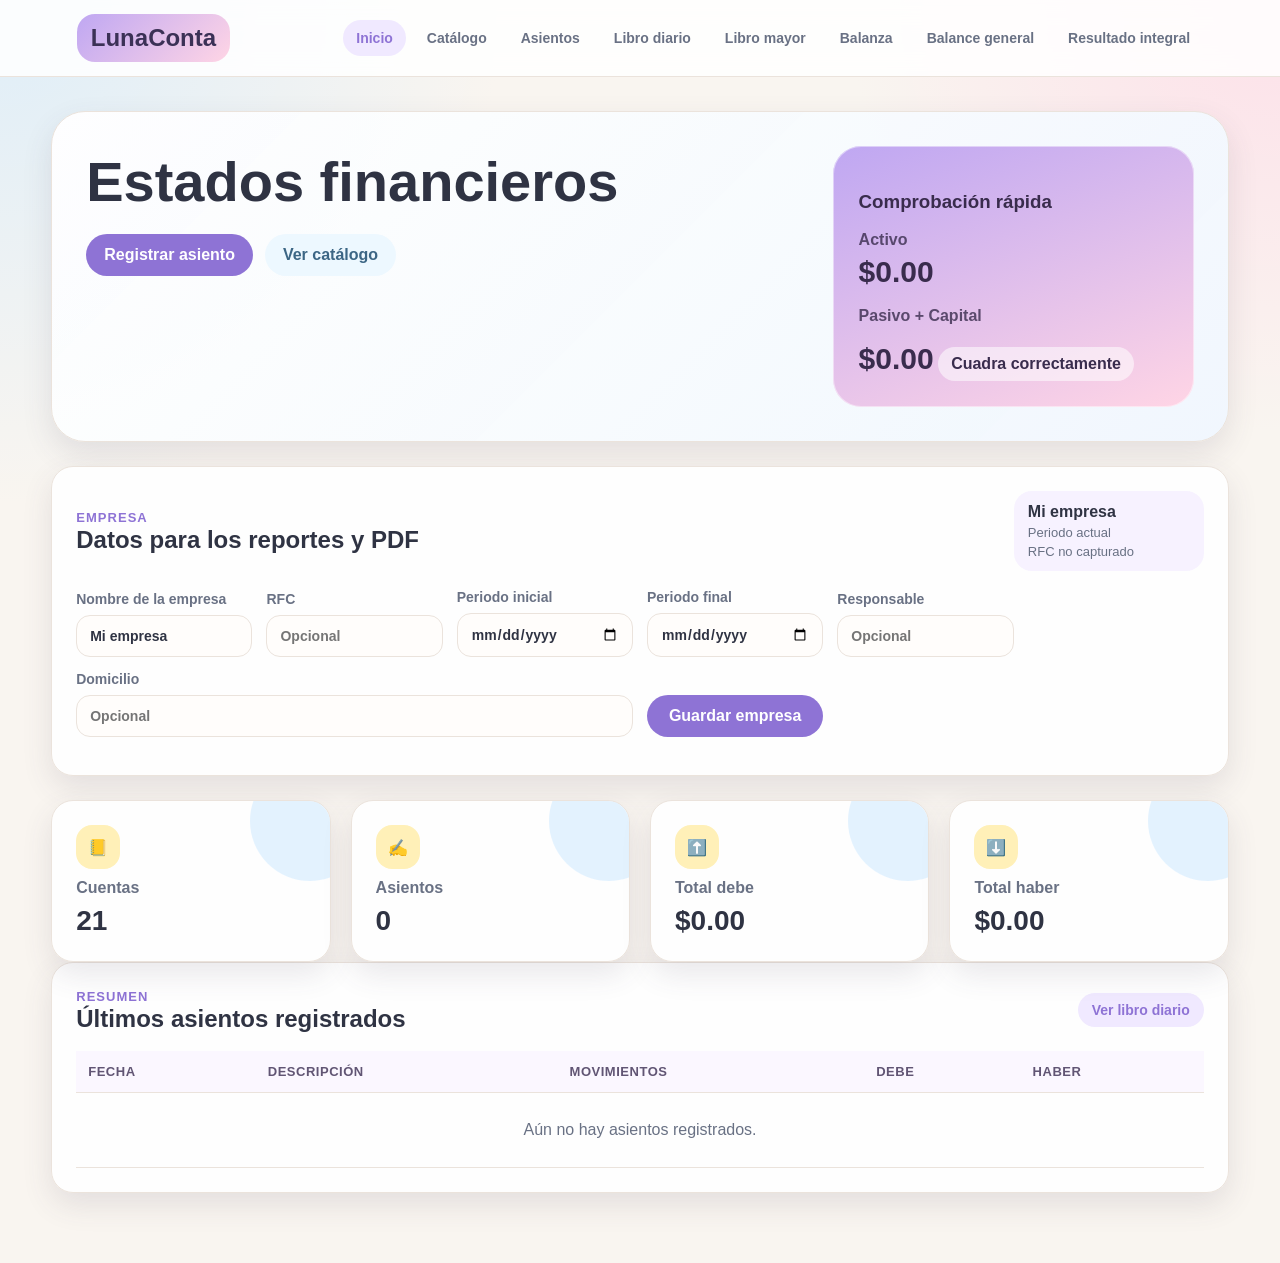
<file: index.html>
<!DOCTYPE html>
<html lang="es">
<head>
  <meta charset="UTF-8">
  <meta name="viewport" content="width=device-width, initial-scale=1.0">
  <title>Inicio | Estados financieros</title>
  <link rel="stylesheet" href="styles.css">
</head>
<body data-page="inicio">
  <header class="topbar">
    <a class="logo" href="index.html">LunaConta</a>
    <button class="menu-btn" id="menuBtn">☰</button>
    <nav class="menu" id="menu">
      <a href="index.html" data-link="inicio">Inicio</a>
      <a href="catalogo.html" data-link="catalogo">Catálogo</a>
      <a href="transacciones.html" data-link="transacciones">Asientos</a>
      <a href="diario.html" data-link="diario">Libro diario</a>
      <a href="mayor.html" data-link="mayor">Libro mayor</a>
      <a href="balanza.html" data-link="balanza">Balanza</a>
      <a href="balance.html" data-link="balance">Balance general</a>
      <a href="estados.html" data-link="estados">Resultado integral</a>
    </nav>
  </header>

  <main class="container">
    <section class="hero">
      <div>
        <h1>Estados financieros</h1>
        <div class="hero-actions">
          <a class="btn primary" href="transacciones.html">Registrar asiento</a>
          <a class="btn secondary" href="catalogo.html">Ver catálogo</a>
        </div>
      </div>
      <div class="hero-card">
        <h3>Comprobación rápida</h3>
        <p>Activo</p>
        <strong id="inicioActivo">$0.00</strong>
        <p>Pasivo + Capital</p>
        <strong id="inicioPasivoCapital">$0.00</strong>
        <span id="inicioMensaje" class="pill">Sin datos</span>
      </div>
    </section>

    <section class="card company-card">
      <div class="section-title">
        <div>
          <p class="tag">Empresa</p>
          <h2>Datos para los reportes y PDF</h2>
        </div>
        <div id="empresaVista" class="company-preview"></div>
      </div>

      <form id="formEmpresa" class="form-grid empresa-grid">
        <label>
          Nombre de la empresa
          <input type="text" id="empresaNombre" placeholder="Ejemplo: El Sol S.A." required>
        </label>
        <label>
          RFC
          <input type="text" id="empresaRfc" placeholder="Opcional">
        </label>
        <label>
          Periodo inicial
          <input type="date" id="empresaPeriodoInicio">
        </label>
        <label>
          Periodo final
          <input type="date" id="empresaPeriodoFin">
        </label>
        <label>
          Responsable
          <input type="text" id="empresaResponsable" placeholder="Opcional">
        </label>
        <label class="wide-field">
          Domicilio
          <input type="text" id="empresaDomicilio" placeholder="Opcional">
        </label>
        <button class="btn primary" type="submit">Guardar empresa</button>
      </form>
      <p id="mensajeEmpresa" class="mensaje"></p>
    </section>

    <section class="grid cards-4">
      <article class="card mini-card">
        <span class="icon">📒</span>
        <p>Cuentas</p>
        <h2 id="totalCuentas">0</h2>
      </article>
      <article class="card mini-card">
        <span class="icon">✍️</span>
        <p>Asientos</p>
        <h2 id="totalAsientos">0</h2>
      </article>
      <article class="card mini-card">
        <span class="icon">⬆️</span>
        <p>Total debe</p>
        <h2 id="totalDebe">$0.00</h2>
      </article>
      <article class="card mini-card">
        <span class="icon">⬇️</span>
        <p>Total haber</p>
        <h2 id="totalHaber">$0.00</h2>
      </article>
    </section>

    <section class="card">
      <div class="section-title">
        <div>
          <p class="tag">Resumen</p>
          <h2>Últimos asientos registrados</h2>
        </div>
        <a class="btn small" href="diario.html">Ver libro diario</a>
      </div>
      <div class="table-wrap">
        <table>
          <thead>
            <tr>
              <th>Fecha</th>
              <th>Descripción</th>
              <th>Movimientos</th>
              <th>Debe</th>
              <th>Haber</th>
            </tr>
          </thead>
          <tbody id="tablaInicio"></tbody>
        </table>
      </div>
    </section>
  </main>

  <script src="shared.js"></script>
</body>
</html>
</file>
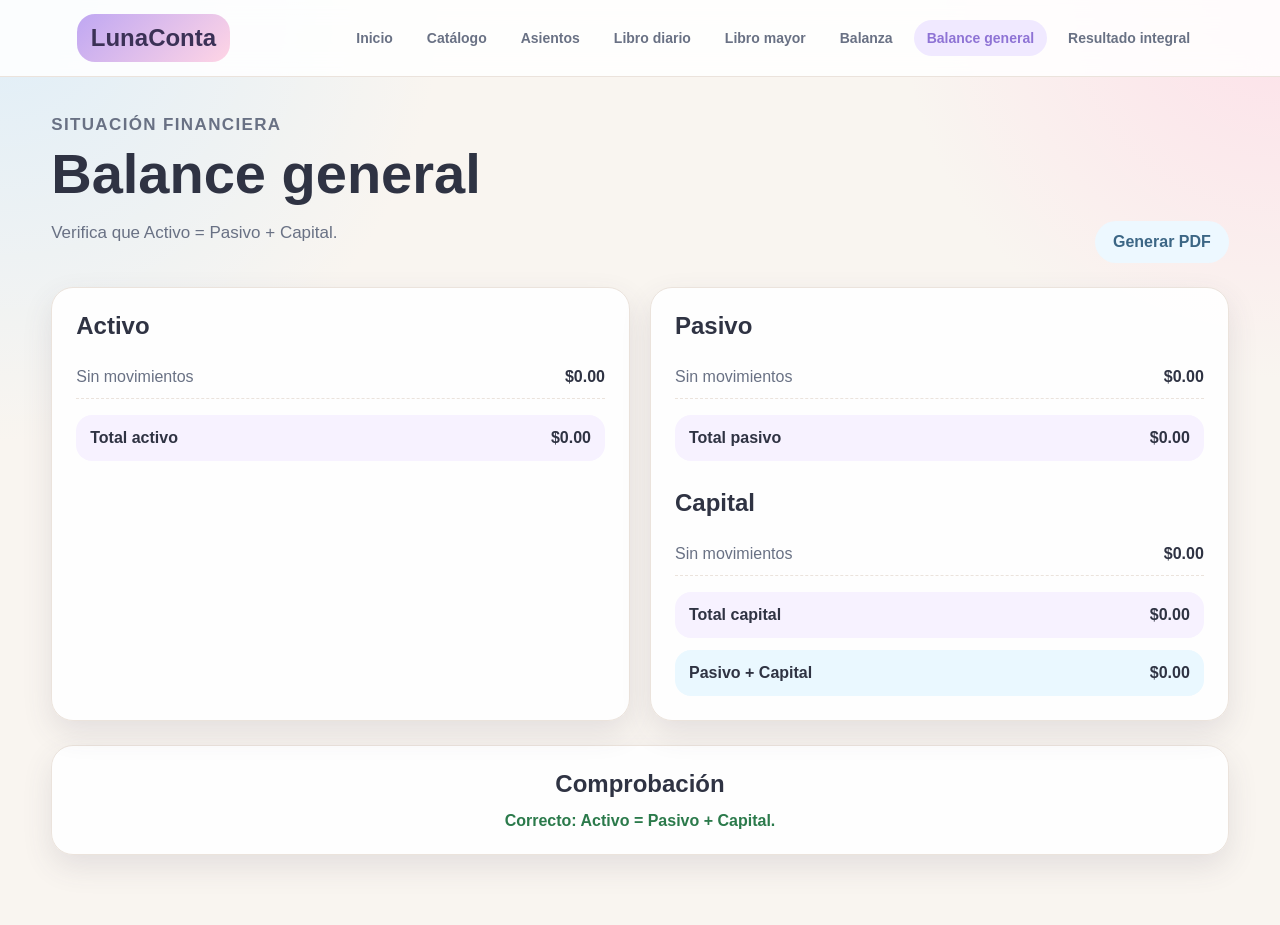
<file: balance.html>
<!DOCTYPE html>
<html lang="es">
<head>
  <meta charset="UTF-8">
  <meta name="viewport" content="width=device-width, initial-scale=1.0">
  <title>Balance general</title>
  <link rel="stylesheet" href="styles.css">
</head>
<body data-page="balance">
  <header class="topbar">
    <a class="logo" href="index.html">LunaConta</a>
    <button class="menu-btn" id="menuBtn">☰</button>
    <nav class="menu" id="menu">
      <a href="index.html" data-link="inicio">Inicio</a>
      <a href="catalogo.html" data-link="catalogo">Catálogo</a>
      <a href="transacciones.html" data-link="transacciones">Asientos</a>
      <a href="diario.html" data-link="diario">Libro diario</a>
      <a href="mayor.html" data-link="mayor">Libro mayor</a>
      <a href="balanza.html" data-link="balanza">Balanza</a>
      <a href="balance.html" data-link="balance">Balance general</a>
      <a href="estados.html" data-link="estados">Resultado integral</a>
    </nav>
  </header>

  <main class="container">
    <section class="page-head">
      <div>
        <p class="tag">Situación financiera</p>
        <h1>Balance general</h1>
        <p>Verifica que Activo = Pasivo + Capital.</p>
      </div>
      <button class="btn secondary" onclick="generarPDF('balance')">Generar PDF</button>
    </section>

    <section class="grid two-columns">
      <article class="card">
        <h2>Activo</h2>
        <div id="listaActivo" class="report-list"></div>
        <div class="total-line"><span>Total activo</span><strong id="totalActivo">$0.00</strong></div>
      </article>
      <article class="card">
        <h2>Pasivo</h2>
        <div id="listaPasivo" class="report-list"></div>
        <div class="total-line"><span>Total pasivo</span><strong id="totalPasivo">$0.00</strong></div>
        <h2 class="mt">Capital</h2>
        <div id="listaCapital" class="report-list"></div>
        <div class="total-line"><span>Total capital</span><strong id="totalCapital">$0.00</strong></div>
        <div class="total-line grand"><span>Pasivo + Capital</span><strong id="totalPasivoCapital">$0.00</strong></div>
      </article>
    </section>

    <section class="card balance-check">
      <h2>Comprobación</h2>
      <p id="mensajeBalance" class="mensaje"></p>
    </section>
  </main>

  <script src="shared.js"></script>
</body>
</html>
</file>
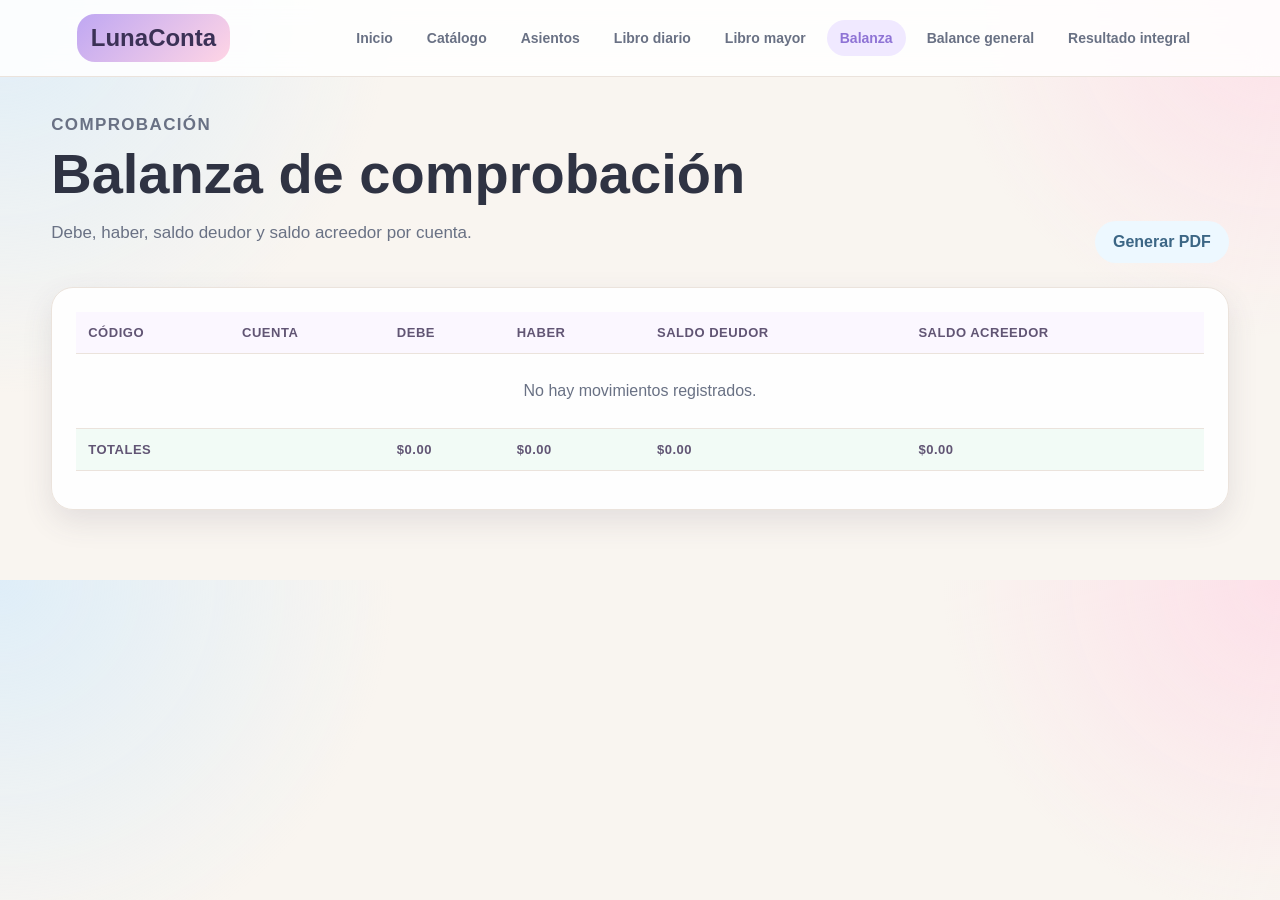
<file: balanza.html>
<!DOCTYPE html>
<html lang="es">
<head>
  <meta charset="UTF-8">
  <meta name="viewport" content="width=device-width, initial-scale=1.0">
  <title>Balanza de comprobación</title>
  <link rel="stylesheet" href="styles.css">
</head>
<body data-page="balanza">
  <header class="topbar">
    <a class="logo" href="index.html">LunaConta</a>
    <button class="menu-btn" id="menuBtn">☰</button>
    <nav class="menu" id="menu">
      <a href="index.html" data-link="inicio">Inicio</a>
      <a href="catalogo.html" data-link="catalogo">Catálogo</a>
      <a href="transacciones.html" data-link="transacciones">Asientos</a>
      <a href="diario.html" data-link="diario">Libro diario</a>
      <a href="mayor.html" data-link="mayor">Libro mayor</a>
      <a href="balanza.html" data-link="balanza">Balanza</a>
      <a href="balance.html" data-link="balance">Balance general</a>
      <a href="estados.html" data-link="estados">Resultado integral</a>
    </nav>
  </header>

  <main class="container">
    <section class="page-head">
      <div>
        <p class="tag">Comprobación</p>
        <h1>Balanza de comprobación</h1>
        <p>Debe, haber, saldo deudor y saldo acreedor por cuenta.</p>
      </div>
      <button class="btn secondary" onclick="generarPDF('balanza')">Generar PDF</button>
    </section>

    <section class="card">
      <div class="table-wrap">
        <table>
          <thead>
            <tr>
              <th>Código</th>
              <th>Cuenta</th>
              <th>Debe</th>
              <th>Haber</th>
              <th>Saldo deudor</th>
              <th>Saldo acreedor</th>
            </tr>
          </thead>
          <tbody id="tablaBalanza"></tbody>
          <tfoot>
            <tr>
              <th colspan="2">Totales</th>
              <th id="balanzaDebe">$0.00</th>
              <th id="balanzaHaber">$0.00</th>
              <th id="balanzaSaldoDeudor">$0.00</th>
              <th id="balanzaSaldoAcreedor">$0.00</th>
            </tr>
          </tfoot>
        </table>
      </div>
      <p id="mensajeBalanza" class="mensaje"></p>
    </section>
  </main>

  <script src="shared.js"></script>
</body>
</html>
</file>
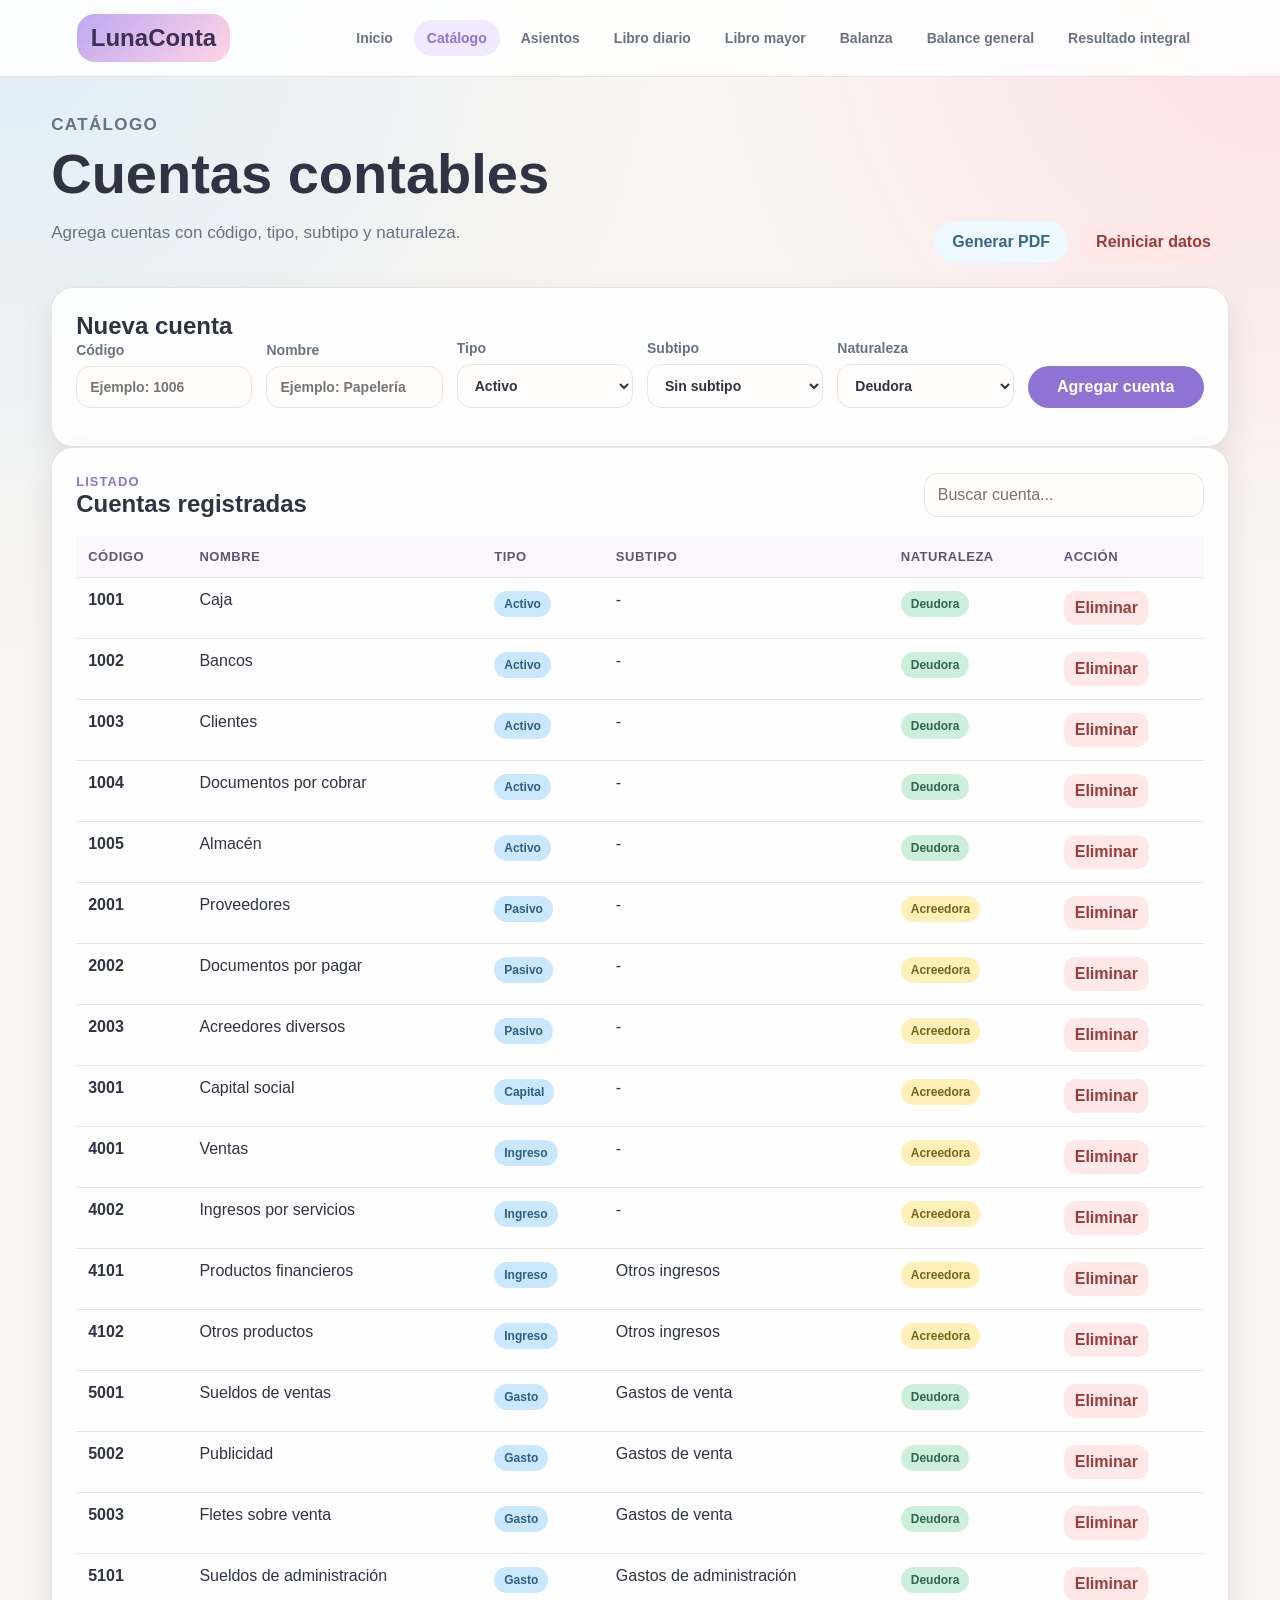
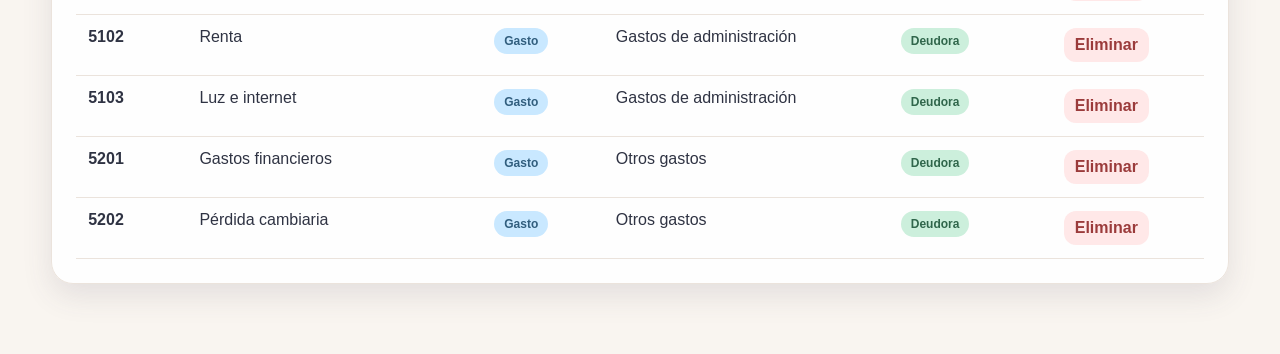
<file: catalogo.html>
<!DOCTYPE html>
<html lang="es">
<head>
  <meta charset="UTF-8">
  <meta name="viewport" content="width=device-width, initial-scale=1.0">
  <title>Catálogo de cuentas</title>
  <link rel="stylesheet" href="styles.css">
</head>
<body data-page="catalogo">
  <header class="topbar">
    <a class="logo" href="index.html">LunaConta</a>
    <button class="menu-btn" id="menuBtn">☰</button>
    <nav class="menu" id="menu">
      <a href="index.html" data-link="inicio">Inicio</a>
      <a href="catalogo.html" data-link="catalogo">Catálogo</a>
      <a href="transacciones.html" data-link="transacciones">Asientos</a>
      <a href="diario.html" data-link="diario">Libro diario</a>
      <a href="mayor.html" data-link="mayor">Libro mayor</a>
      <a href="balanza.html" data-link="balanza">Balanza</a>
      <a href="balance.html" data-link="balance">Balance general</a>
      <a href="estados.html" data-link="estados">Resultado integral</a>
    </nav>
  </header>

  <main class="container">
    <section class="page-head">
      <div>
        <p class="tag">Catálogo</p>
        <h1>Cuentas contables</h1>
        <p>Agrega cuentas con código, tipo, subtipo y naturaleza.</p>
      </div>
      <div class="page-actions"><button class="btn secondary" onclick="generarPDF('catalogo')">Generar PDF</button><button class="btn danger" id="btnReiniciarCatalogo">Reiniciar datos</button></div>
    </section>

    <section class="card">
      <h2>Nueva cuenta</h2>
      <form id="formCuenta" class="form-grid">
        <label>
          Código
          <input type="text" id="codigoCuenta" placeholder="Ejemplo: 1006" required>
        </label>
        <label>
          Nombre
          <input type="text" id="nombreCuenta" placeholder="Ejemplo: Papelería" required>
        </label>
        <label>
          Tipo
          <select id="tipoCuenta" required>
            <option value="Activo">Activo</option>
            <option value="Pasivo">Pasivo</option>
            <option value="Capital">Capital</option>
            <option value="Ingreso">Ingreso</option>
            <option value="Gasto">Gasto</option>
          </select>
        </label>
        <label>
          Subtipo
          <select id="subtipoCuenta">
            <option value="">Sin subtipo</option>
            <option value="Otros ingresos">Otros ingresos</option>
            <option value="Gastos de venta">Gastos de venta</option>
            <option value="Gastos de administración">Gastos de administración</option>
            <option value="Otros gastos">Otros gastos</option>
          </select>
        </label>
        <label>
          Naturaleza
          <select id="naturalezaCuenta" required>
            <option value="Deudora">Deudora</option>
            <option value="Acreedora">Acreedora</option>
          </select>
        </label>
        <button class="btn primary" type="submit">Agregar cuenta</button>
      </form>
      <p id="mensajeCuenta" class="mensaje"></p>
    </section>

    <section class="card">
      <div class="section-title">
        <div>
          <p class="tag">Listado</p>
          <h2>Cuentas registradas</h2>
        </div>
        <input class="search" type="search" id="buscarCuenta" placeholder="Buscar cuenta...">
      </div>
      <div class="table-wrap">
        <table>
          <thead>
            <tr>
              <th>Código</th>
              <th>Nombre</th>
              <th>Tipo</th>
              <th>Subtipo</th>
              <th>Naturaleza</th>
              <th>Acción</th>
            </tr>
          </thead>
          <tbody id="tablaCatalogo"></tbody>
        </table>
      </div>
    </section>
  </main>

  <script src="shared.js"></script>
</body>
</html>
</file>
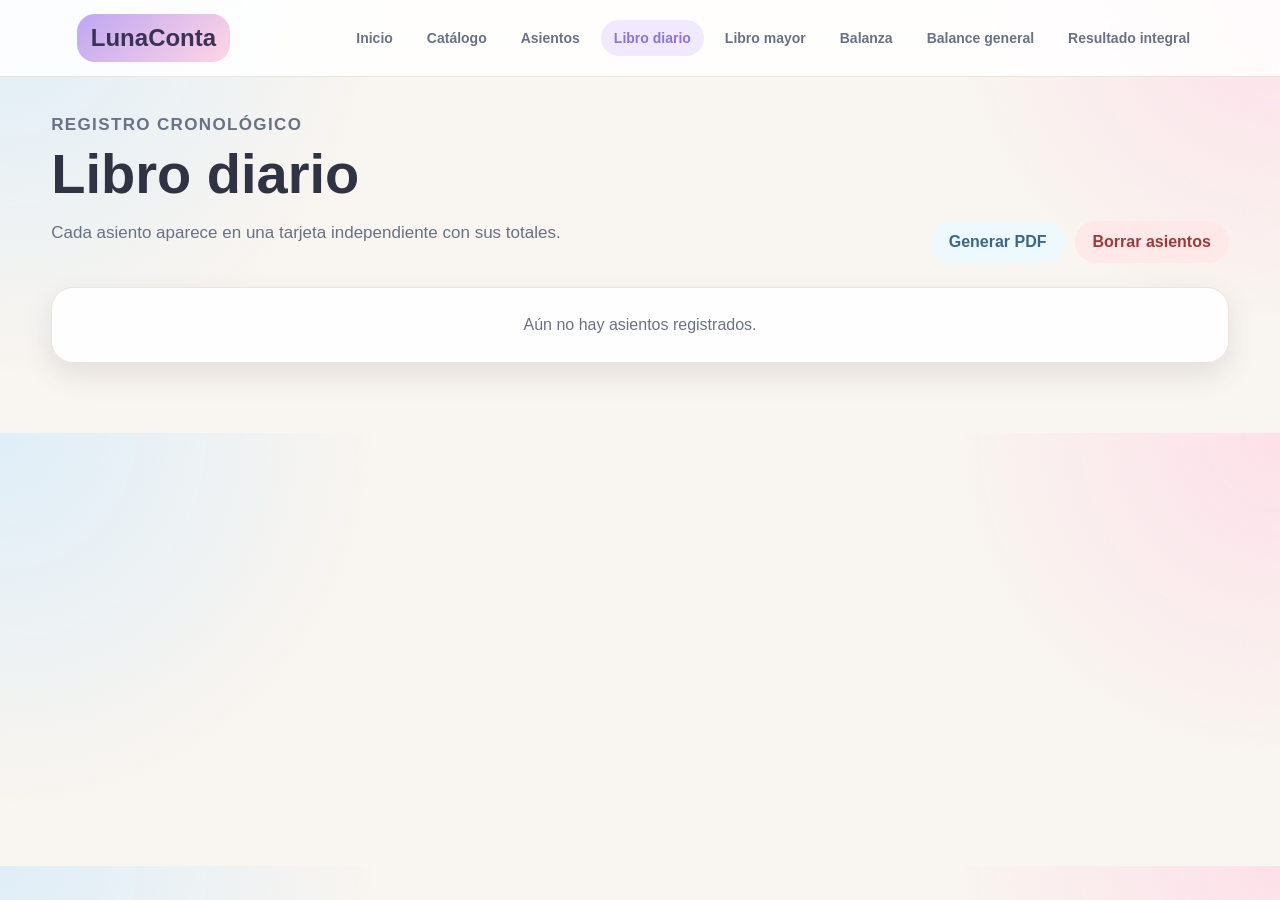
<file: diario.html>
<!DOCTYPE html>
<html lang="es">
<head>
  <meta charset="UTF-8">
  <meta name="viewport" content="width=device-width, initial-scale=1.0">
  <title>Libro diario</title>
  <link rel="stylesheet" href="styles.css">
</head>
<body data-page="diario">
  <header class="topbar">
    <a class="logo" href="index.html">LunaConta</a>
    <button class="menu-btn" id="menuBtn">☰</button>
    <nav class="menu" id="menu">
      <a href="index.html" data-link="inicio">Inicio</a>
      <a href="catalogo.html" data-link="catalogo">Catálogo</a>
      <a href="transacciones.html" data-link="transacciones">Asientos</a>
      <a href="diario.html" data-link="diario">Libro diario</a>
      <a href="mayor.html" data-link="mayor">Libro mayor</a>
      <a href="balanza.html" data-link="balanza">Balanza</a>
      <a href="balance.html" data-link="balance">Balance general</a>
      <a href="estados.html" data-link="estados">Resultado integral</a>
    </nav>
  </header>

  <main class="container">
    <section class="page-head">
      <div>
        <p class="tag">Registro cronológico</p>
        <h1>Libro diario</h1>
        <p>Cada asiento aparece en una tarjeta independiente con sus totales.</p>
      </div>
      <div class="page-actions">
        <button class="btn secondary" onclick="generarPDF('diario')">Generar PDF</button>
        <button class="btn danger" onclick="borrarTodosLosAsientos()">Borrar asientos</button>
      </div>
    </section>

    <section id="contenedorDiario" class="journal-list"></section>
  </main>

  <script src="shared.js"></script>
</body>
</html>
</file>
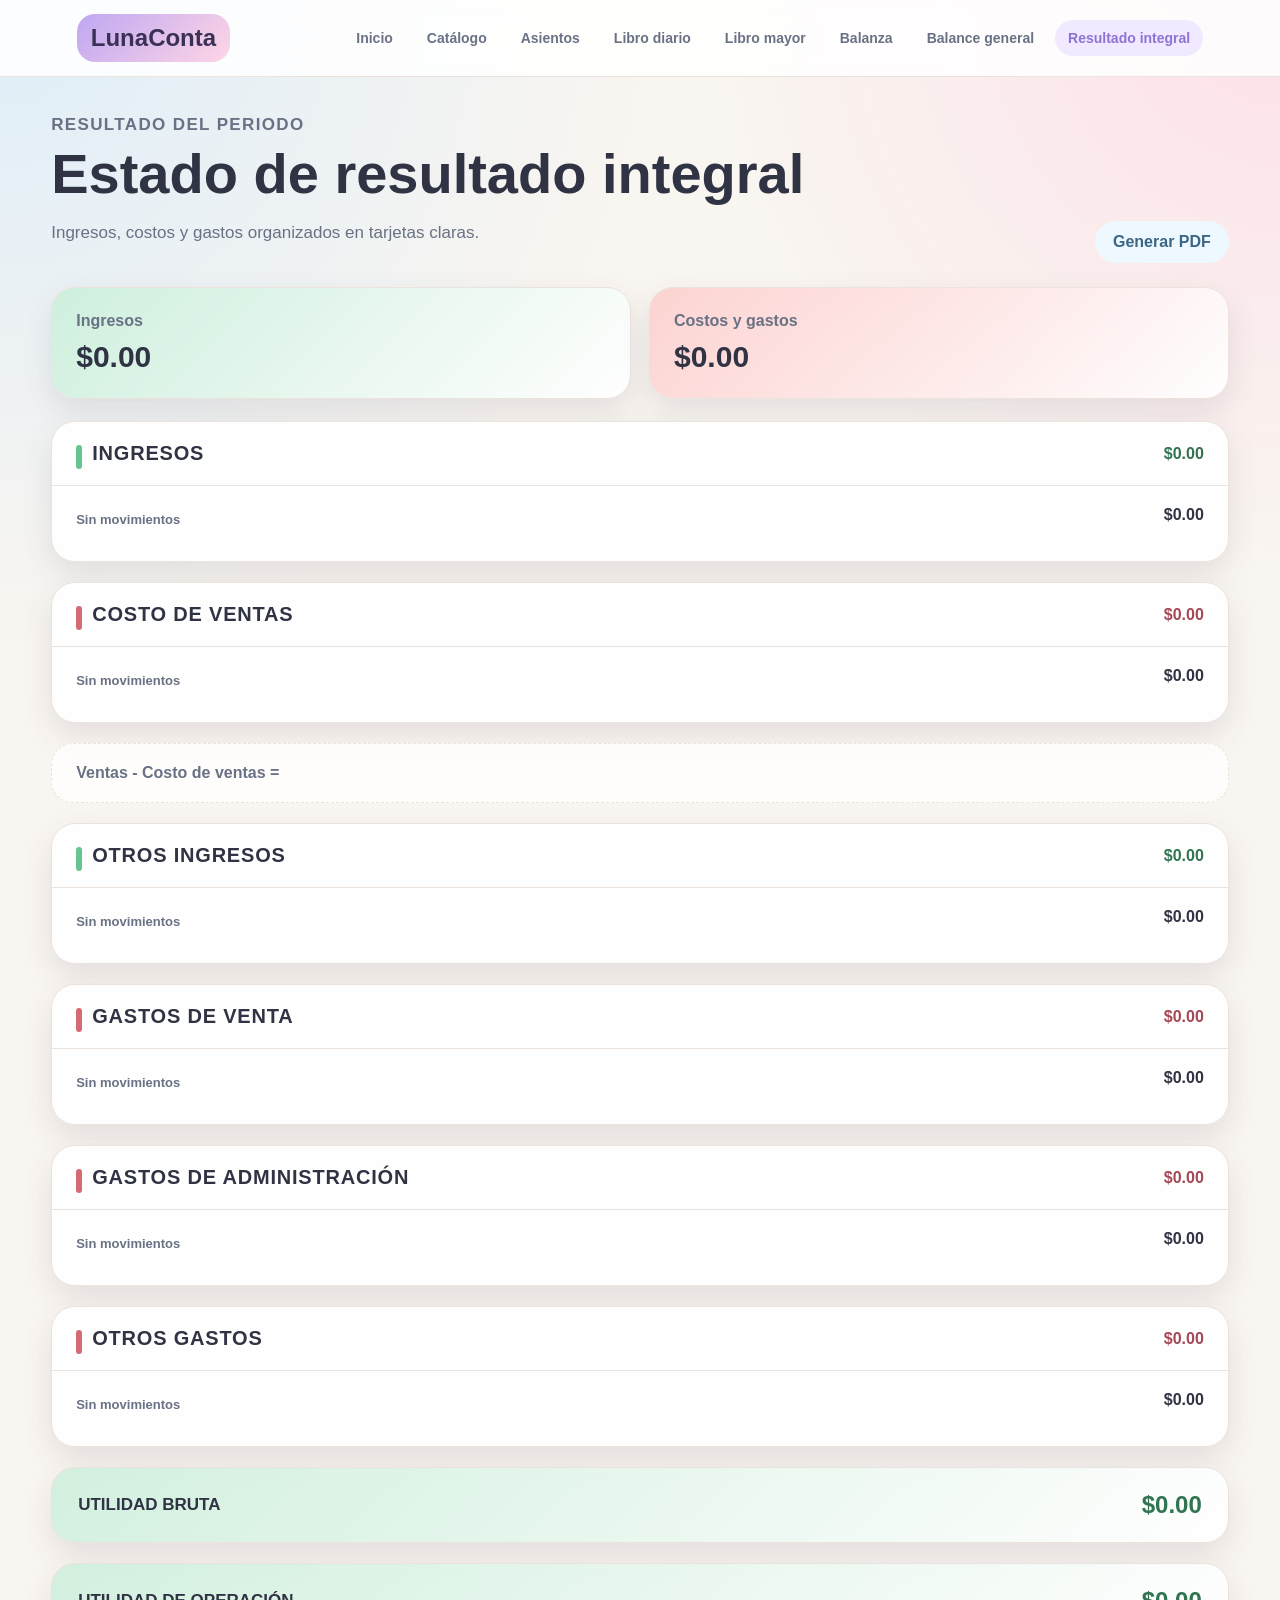
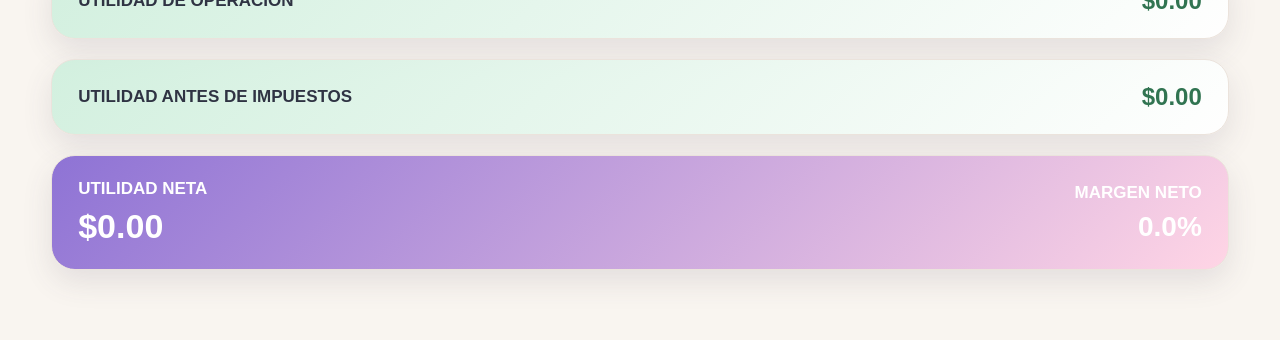
<file: estados.html>
<!DOCTYPE html>
<html lang="es">
<head>
  <meta charset="UTF-8">
  <meta name="viewport" content="width=device-width, initial-scale=1.0">
  <title>Estado de resultado integral</title>
  <link rel="stylesheet" href="styles.css">
</head>
<body data-page="estados">
  <header class="topbar">
    <a class="logo" href="index.html">LunaConta</a>
    <button class="menu-btn" id="menuBtn">☰</button>
    <nav class="menu" id="menu">
      <a href="index.html" data-link="inicio">Inicio</a>
      <a href="catalogo.html" data-link="catalogo">Catálogo</a>
      <a href="transacciones.html" data-link="transacciones">Asientos</a>
      <a href="diario.html" data-link="diario">Libro diario</a>
      <a href="mayor.html" data-link="mayor">Libro mayor</a>
      <a href="balanza.html" data-link="balanza">Balanza</a>
      <a href="balance.html" data-link="balance">Balance general</a>
      <a href="estados.html" data-link="estados">Resultado integral</a>
    </nav>
  </header>

  <main class="container">
    <section class="page-head">
      <div>
        <p class="tag">Resultado del periodo</p>
        <h1>Estado de resultado integral</h1>
        <p>Ingresos, costos y gastos organizados en tarjetas claras.</p>
      </div>
      <button class="btn secondary" onclick="generarPDF('estados')">Generar PDF</button>
    </section>

    <section class="result-summary-grid">
      <article class="result-summary income">
        <span>Ingresos</span>
        <strong id="resumenIngresos">$0.00</strong>
      </article>
      <article class="result-summary expense">
        <span>Costos y gastos</span>
        <strong id="resumenGastos">$0.00</strong>
      </article>
    </section>

    <section id="resultadoIntegralVista" class="result-modern-list"></section>
  </main>

  <script src="shared.js"></script>
</body>
</html>
</file>
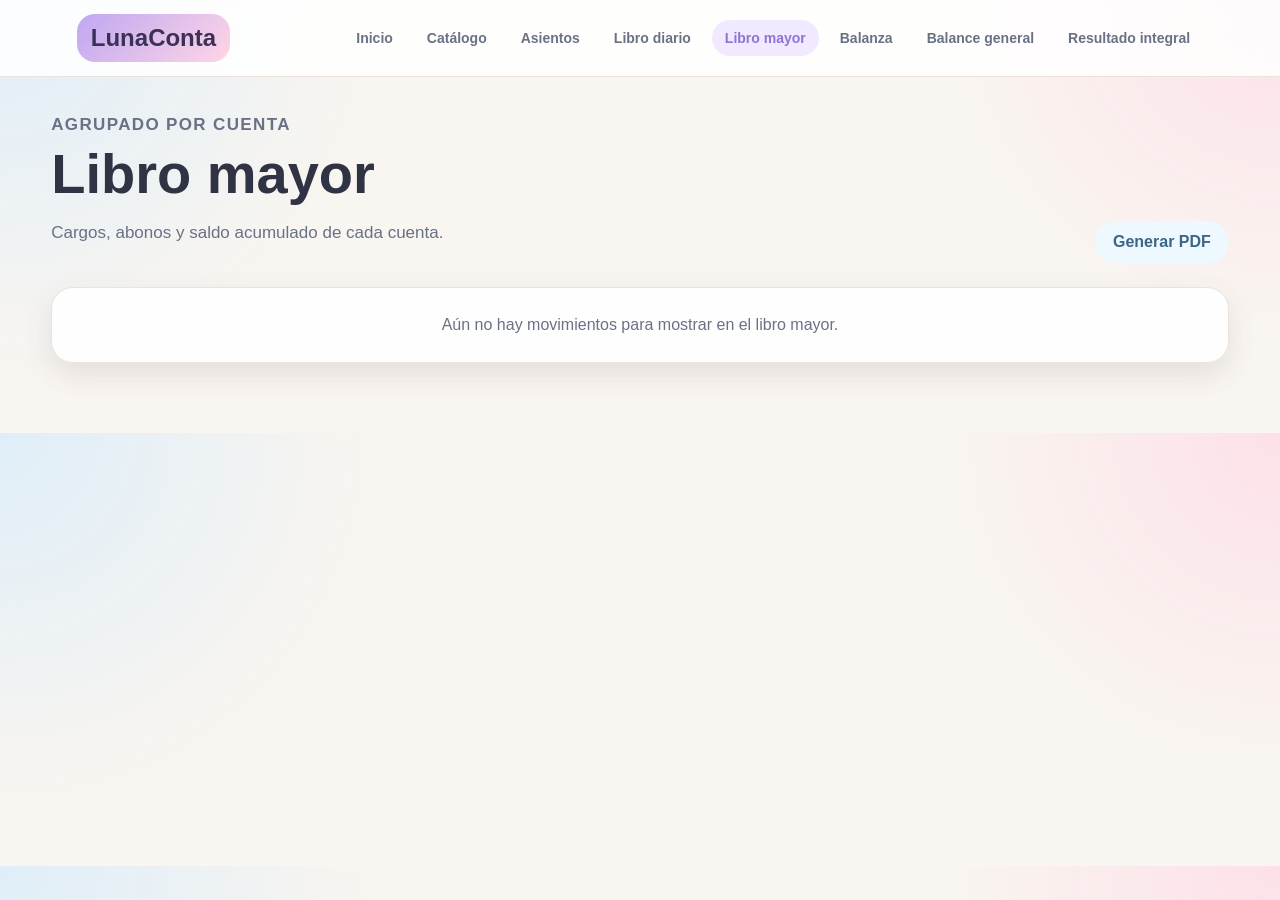
<file: mayor.html>
<!DOCTYPE html>
<html lang="es">
<head>
  <meta charset="UTF-8">
  <meta name="viewport" content="width=device-width, initial-scale=1.0">
  <title>Libro mayor</title>
  <link rel="stylesheet" href="styles.css">
</head>
<body data-page="mayor">
  <header class="topbar">
    <a class="logo" href="index.html">LunaConta</a>
    <button class="menu-btn" id="menuBtn">☰</button>
    <nav class="menu" id="menu">
      <a href="index.html" data-link="inicio">Inicio</a>
      <a href="catalogo.html" data-link="catalogo">Catálogo</a>
      <a href="transacciones.html" data-link="transacciones">Asientos</a>
      <a href="diario.html" data-link="diario">Libro diario</a>
      <a href="mayor.html" data-link="mayor">Libro mayor</a>
      <a href="balanza.html" data-link="balanza">Balanza</a>
      <a href="balance.html" data-link="balance">Balance general</a>
      <a href="estados.html" data-link="estados">Resultado integral</a>
    </nav>
  </header>

  <main class="container">
    <section class="page-head">
      <div>
        <p class="tag">Agrupado por cuenta</p>
        <h1>Libro mayor</h1>
        <p>Cargos, abonos y saldo acumulado de cada cuenta.</p>
      </div>
      <button class="btn secondary" onclick="generarPDF('mayor')">Generar PDF</button>
    </section>

    <section id="contenedorMayor" class="ledger-list"></section>
  </main>

  <script src="shared.js"></script>
</body>
</html>
</file>
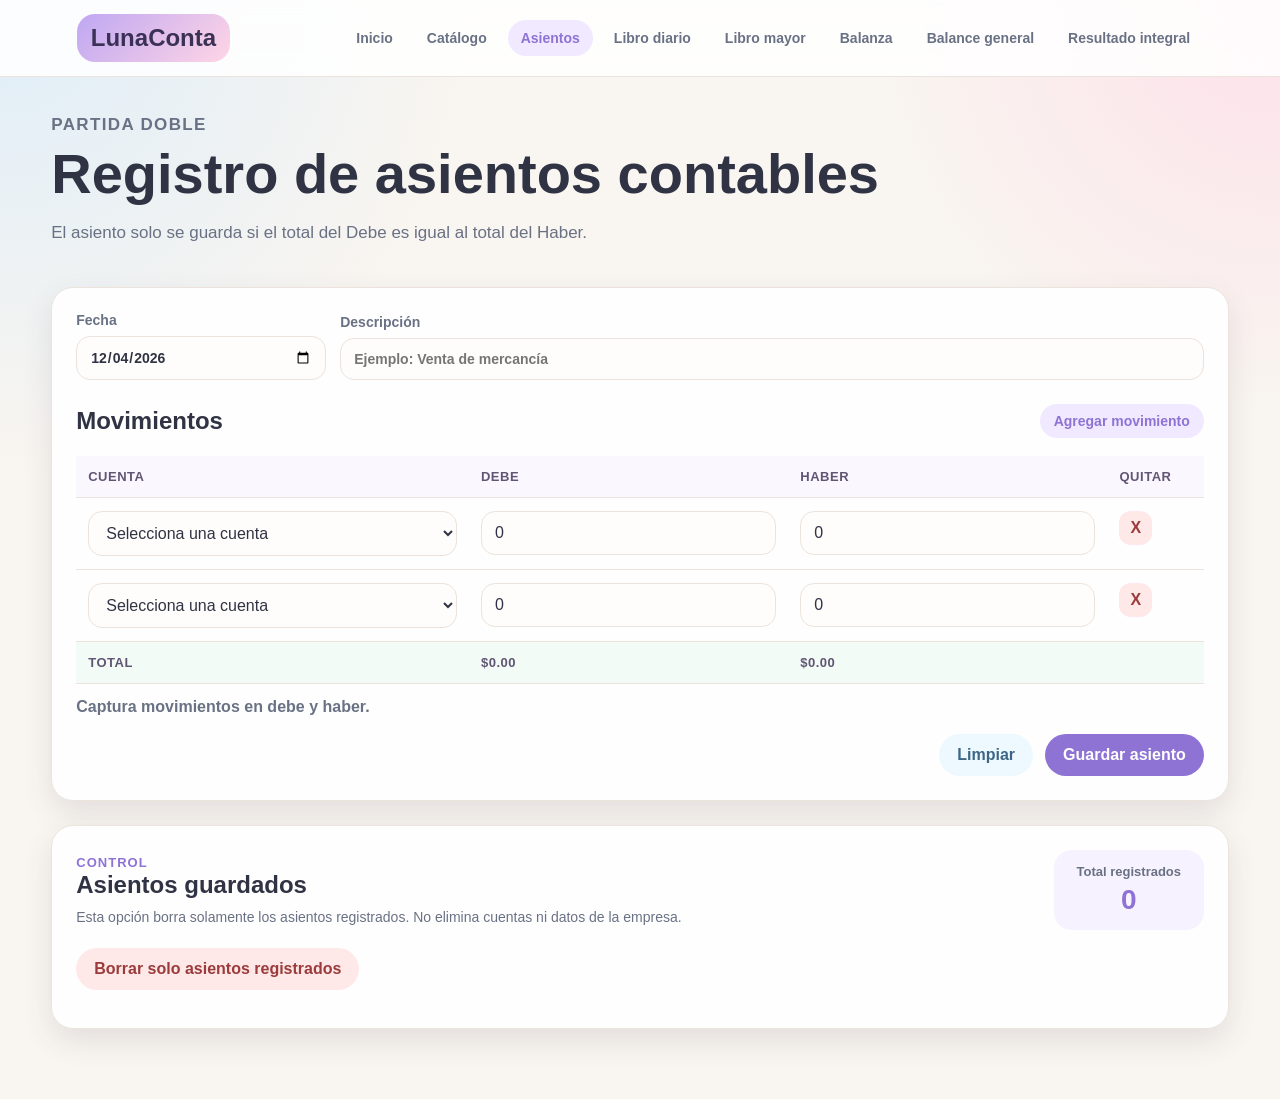
<file: transacciones.html>
<!DOCTYPE html>
<html lang="es">
<head>
  <meta charset="UTF-8">
  <meta name="viewport" content="width=device-width, initial-scale=1.0">
  <title>Registro de asientos</title>
  <link rel="stylesheet" href="styles.css">
</head>
<body data-page="transacciones">
  <header class="topbar">
    <a class="logo" href="index.html">LunaConta</a>
    <button class="menu-btn" id="menuBtn">☰</button>
    <nav class="menu" id="menu">
      <a href="index.html" data-link="inicio">Inicio</a>
      <a href="catalogo.html" data-link="catalogo">Catálogo</a>
      <a href="transacciones.html" data-link="transacciones">Asientos</a>
      <a href="diario.html" data-link="diario">Libro diario</a>
      <a href="mayor.html" data-link="mayor">Libro mayor</a>
      <a href="balanza.html" data-link="balanza">Balanza</a>
      <a href="balance.html" data-link="balance">Balance general</a>
      <a href="estados.html" data-link="estados">Resultado integral</a>
    </nav>
  </header>

  <main class="container">
    <section class="page-head">
      <div>
        <p class="tag">Partida doble</p>
        <h1>Registro de asientos contables</h1>
        <p>El asiento solo se guarda si el total del Debe es igual al total del Haber.</p>
      </div>
    </section>

    <section class="card">
      <form id="formAsiento">
        <div class="form-grid two">
          <label>
            Fecha
            <input type="date" id="fechaAsiento" required>
          </label>
          <label>
            Descripción
            <input type="text" id="descripcionAsiento" placeholder="Ejemplo: Venta de mercancía" required>
          </label>
        </div>

        <div class="section-title compact">
          <h2>Movimientos</h2>
          <button type="button" class="btn small" id="btnAgregarMovimiento">Agregar movimiento</button>
        </div>

        <div class="table-wrap">
          <table>
            <thead>
              <tr>
                <th>Cuenta</th>
                <th>Debe</th>
                <th>Haber</th>
                <th>Quitar</th>
              </tr>
            </thead>
            <tbody id="tablaMovimientos"></tbody>
            <tfoot>
              <tr>
                <th>Total</th>
                <th id="totalDebeAsiento">$0.00</th>
                <th id="totalHaberAsiento">$0.00</th>
                <th></th>
              </tr>
            </tfoot>
          </table>
        </div>

        <p id="mensajeAsiento" class="mensaje"></p>
        <div class="actions-right">
          <button type="button" class="btn secondary" id="btnLimpiarAsiento">Limpiar</button>
          <button type="submit" class="btn primary">Guardar asiento</button>
        </div>
      </form>
    </section>

    <section class="card control-asientos-card">
      <div class="section-title">
        <div>
          <p class="tag">Control</p>
          <h2>Asientos guardados</h2>
          <p class="text-muted">Esta opción borra solamente los asientos registrados. No elimina cuentas ni datos de la empresa.</p>
        </div>
        <div class="control-count">
          <span>Total registrados</span>
          <strong id="contadorAsientosGuardados">0</strong>
        </div>
      </div>
      <button type="button" class="btn danger" onclick="borrarTodosLosAsientos()">Borrar solo asientos registrados</button>
      <p id="mensajeControlAsientos" class="mensaje"></p>
    </section>

  </main>

  <script src="shared.js"></script>
</body>
</html>
</file>
<file: styles.css>
* {
  box-sizing: border-box;
}

:root {
  --fondo: #f9f5f0;
  --tarjeta: #ffffff;
  --texto: #2f3343;
  --suave: #697184;
  --morado: #bfa7f2;
  --morado-fuerte: #8e73d5;
  --rosa: #ffd5e5;
  --azul: #c9e8ff;
  --verde: #ccefdc;
  --amarillo: #fff0b8;
  --rojo: #ffb8b8;
  --linea: #ebe3dc;
  --sombra: 0 12px 30px rgba(78, 68, 90, 0.12);
  --radio: 22px;
}

body {
  margin: 0;
  font-family: Arial, Helvetica, sans-serif;
  background:
    radial-gradient(circle at top left, rgba(201, 232, 255, 0.55), transparent 28%),
    radial-gradient(circle at top right, rgba(255, 213, 229, 0.65), transparent 24%),
    var(--fondo);
  color: var(--texto);
}

a {
  color: inherit;
  text-decoration: none;
}

button,
input,
select {
  font: inherit;
}

.topbar {
  position: sticky;
  top: 0;
  z-index: 10;
  min-height: 76px;
  display: flex;
  align-items: center;
  gap: 18px;
  padding: 14px 6%;
  background: rgba(255, 255, 255, 0.86);
  backdrop-filter: blur(14px);
  border-bottom: 1px solid var(--linea);
}

.logo {
  font-weight: 900;
  font-size: 24px;
  padding: 10px 14px;
  border-radius: 18px;
  background: linear-gradient(135deg, var(--morado), var(--rosa));
  color: #3b3156;
  white-space: nowrap;
}

.menu {
  display: flex;
  flex-wrap: wrap;
  align-items: center;
  gap: 8px;
  margin-left: auto;
}

.menu a {
  padding: 10px 13px;
  border-radius: 999px;
  color: var(--suave);
  font-size: 14px;
  font-weight: 700;
}

.menu a:hover,
.menu a.activo {
  background: #f0e9ff;
  color: var(--morado-fuerte);
}

.menu-btn {
  display: none;
  margin-left: auto;
  border: 0;
  background: var(--morado);
  color: white;
  border-radius: 14px;
  padding: 10px 14px;
  cursor: pointer;
}

.container {
  width: min(1180px, 92%);
  margin: 34px auto 70px;
}

.hero {
  display: grid;
  grid-template-columns: 1.4fr 0.7fr;
  gap: 24px;
  align-items: stretch;
  padding: 34px;
  border-radius: 34px;
  background: linear-gradient(135deg, rgba(255, 255, 255, 0.96), rgba(240, 247, 255, 0.95));
  box-shadow: var(--sombra);
  border: 1px solid var(--linea);
}

.hero h1,
.page-head h1 {
  margin: 8px 0 12px;
  font-size: clamp(32px, 6vw, 56px);
  line-height: 1;
}

.hero-text,
.page-head p {
  color: var(--suave);
  font-size: 17px;
  line-height: 1.6;
}

.hero-actions {
  display: flex;
  flex-wrap: wrap;
  gap: 12px;
  margin-top: 24px;
}

.hero-card {
  padding: 26px;
  border-radius: 28px;
  background: linear-gradient(160deg, var(--morado), var(--rosa));
  color: #392c4d;
  box-shadow: inset 0 0 0 1px rgba(255, 255, 255, 0.45);
}

.hero-card p {
  margin: 18px 0 6px;
  opacity: 0.8;
  font-weight: 700;
}

.hero-card strong {
  font-size: 30px;
}

.tag {
  display: inline-block;
  margin: 0;
  font-size: 13px;
  font-weight: 900;
  letter-spacing: 0.08em;
  text-transform: uppercase;
  color: var(--morado-fuerte);
}

.grid {
  display: grid;
  gap: 20px;
  margin-top: 24px;
}

.cards-4 {
  grid-template-columns: repeat(4, 1fr);
}

.two-columns {
  grid-template-columns: repeat(2, 1fr);
}

.card {
  background: rgba(255, 255, 255, 0.92);
  border: 1px solid var(--linea);
  border-radius: var(--radio);
  padding: 24px;
  box-shadow: var(--sombra);
}

.company-card {
  margin-top: 24px;
}

.company-preview {
  display: grid;
  gap: 4px;
  min-width: 190px;
  padding: 12px 14px;
  border-radius: 18px;
  background: #f7f2ff;
  color: var(--suave);
  font-size: 13px;
}

.company-preview strong {
  color: var(--texto);
  font-size: 16px;
}

.empresa-grid {
  grid-template-columns: repeat(4, 1fr);
}

.wide-field {
  grid-column: span 3;
}

.page-actions {
  display: flex;
  gap: 10px;
  flex-wrap: wrap;
  justify-content: flex-end;
}

.mini-card {
  position: relative;
  overflow: hidden;
}

.mini-card::after {
  content: "";
  position: absolute;
  right: -40px;
  top: -40px;
  width: 120px;
  height: 120px;
  border-radius: 999px;
  background: var(--azul);
  opacity: 0.5;
}

.mini-card p {
  color: var(--suave);
  margin: 10px 0 8px;
  font-weight: 700;
}

.mini-card h2 {
  margin: 0;
  font-size: 28px;
}

.icon {
  display: inline-flex;
  width: 44px;
  height: 44px;
  align-items: center;
  justify-content: center;
  border-radius: 16px;
  background: var(--amarillo);
}

.page-head {
  display: flex;
  justify-content: space-between;
  align-items: end;
  gap: 18px;
  margin-bottom: 24px;
}

.section-title {
  display: flex;
  align-items: center;
  justify-content: space-between;
  gap: 16px;
  margin-bottom: 18px;
}

.section-title h2,
.card h2 {
  margin: 0;
}

.compact {
  margin-top: 24px;
}

.btn {
  border: 0;
  border-radius: 999px;
  padding: 12px 18px;
  cursor: pointer;
  font-weight: 800;
  display: inline-flex;
  align-items: center;
  justify-content: center;
  gap: 8px;
}

.btn.primary {
  background: var(--morado-fuerte);
  color: white;
}

.btn.secondary {
  background: #edf8ff;
  color: #3c6685;
}

.btn.danger {
  background: #ffe8e8;
  color: #9b3b3b;
}

.btn.small {
  padding: 9px 14px;
  font-size: 14px;
  background: #f0e9ff;
  color: var(--morado-fuerte);
}

.btn:hover {
  transform: translateY(-1px);
  filter: brightness(0.98);
}

.form-grid {
  display: grid;
  grid-template-columns: repeat(6, 1fr);
  gap: 14px;
  align-items: end;
}

.form-grid.two {
  grid-template-columns: 250px 1fr;
}

label {
  display: grid;
  gap: 8px;
  font-size: 14px;
  color: var(--suave);
  font-weight: 800;
}

input,
select {
  width: 100%;
  padding: 12px 13px;
  border: 1px solid var(--linea);
  border-radius: 14px;
  background: #fffdfb;
  color: var(--texto);
  outline: none;
}

input:focus,
select:focus {
  border-color: var(--morado);
  box-shadow: 0 0 0 4px rgba(191, 167, 242, 0.18);
}

.search {
  max-width: 280px;
}

.table-wrap {
  width: 100%;
  overflow-x: auto;
}

table {
  width: 100%;
  border-collapse: collapse;
  min-width: 720px;
}

th,
td {
  padding: 13px 12px;
  text-align: left;
  border-bottom: 1px solid var(--linea);
  vertical-align: top;
}

th {
  color: #615574;
  font-size: 13px;
  text-transform: uppercase;
  letter-spacing: 0.04em;
  background: #fbf7ff;
}

tbody tr:hover {
  background: #fffaf1;
}

tfoot th {
  background: #f2fbf6;
}

.money,
.text-right {
  text-align: right;
  white-space: nowrap;
}

.badge {
  display: inline-flex;
  align-items: center;
  padding: 6px 10px;
  border-radius: 999px;
  font-size: 12px;
  font-weight: 800;
  background: #f0e9ff;
  color: var(--morado-fuerte);
}

.badge.green {
  background: var(--verde);
  color: #30664b;
}

.badge.yellow {
  background: var(--amarillo);
  color: #76621c;
}

.badge.blue {
  background: var(--azul);
  color: #315e7e;
}

.mensaje {
  margin: 14px 0 0;
  font-weight: 800;
  color: var(--suave);
}

.mensaje.ok {
  color: #2b7a4b;
}

.mensaje.error {
  color: #a64242;
}

.actions-right {
  display: flex;
  justify-content: flex-end;
  gap: 12px;
  margin-top: 18px;
}

.movimiento-select {
  min-width: 280px;
}

.input-small {
  min-width: 120px;
}

.remove-btn {
  border: 0;
  border-radius: 12px;
  padding: 8px 11px;
  background: #ffe8e8;
  color: #9b3b3b;
  font-weight: 900;
  cursor: pointer;
}

.ledger-list {
  display: grid;
  gap: 20px;
}

.ledger-card {
  background: white;
  border: 1px solid var(--linea);
  border-radius: var(--radio);
  box-shadow: var(--sombra);
  overflow: hidden;
}

.ledger-head {
  display: flex;
  justify-content: space-between;
  gap: 10px;
  align-items: center;
  padding: 18px 22px;
  background: linear-gradient(135deg, #fff5fa, #f2fbff);
}

.ledger-head h2 {
  margin: 0;
  font-size: 19px;
}

.report-list {
  display: grid;
  gap: 10px;
  margin: 16px 0;
}

.report-row,
.total-line {
  display: flex;
  justify-content: space-between;
  gap: 14px;
  padding: 12px 0;
  border-bottom: 1px dashed var(--linea);
}

.report-row span:first-child {
  color: var(--suave);
}

.total-line {
  border-bottom: 0;
  padding: 14px;
  border-radius: 16px;
  background: #f7f2ff;
  font-weight: 900;
}

.total-line.grand {
  background: #eaf8ff;
  margin-top: 12px;
}

.mt {
  margin-top: 28px !important;
}

.balance-check,
.result-card {
  margin-top: 24px;
  text-align: center;
}

.result-card p {
  margin: 0 0 8px;
  color: var(--suave);
  font-weight: 800;
}

.result-card h2 {
  font-size: 42px;
  margin-bottom: 10px;
}

.pill {
  display: inline-flex;
  margin-top: 16px;
  padding: 8px 13px;
  border-radius: 999px;
  background: rgba(255, 255, 255, 0.55);
  font-weight: 900;
}

.empty {
  text-align: center;
  color: var(--suave);
  padding: 28px !important;
}


/* Tarjetas del libro diario */
.journal-list {
  display: grid;
  gap: 22px;
}

.journal-card {
  overflow: hidden;
  border: 1px solid var(--linea);
  border-radius: 28px;
  background: rgba(255, 255, 255, 0.94);
  box-shadow: var(--sombra);
}

.journal-head {
  display: flex;
  justify-content: space-between;
  gap: 18px;
  padding: 24px 26px;
  background: linear-gradient(135deg, rgba(191, 167, 242, 0.75), rgba(201, 232, 255, 0.70));
  color: #34284d;
}

.journal-label {
  display: inline-flex;
  margin-bottom: 8px;
  font-size: 13px;
  font-weight: 900;
  letter-spacing: 0.08em;
  text-transform: uppercase;
}

.journal-head h2 {
  margin: 0;
  font-size: 24px;
}

.journal-head p {
  margin: 8px 0 0;
  color: rgba(52, 40, 77, 0.78);
  font-weight: 700;
}

.journal-info {
  display: grid;
  gap: 8px;
  min-width: 160px;
  text-align: right;
  color: rgba(52, 40, 77, 0.78);
  font-weight: 700;
}

.journal-info strong {
  color: #34284d;
}

.journal-body {
  padding: 0 24px 20px;
}

.simple-scroll table {
  min-width: 620px;
}

.journal-table th,
.journal-table td,
.ledger-table th,
.ledger-table td {
  padding: 15px 10px;
}

.journal-table tfoot th,
.ledger-table tfoot th {
  background: #fff7e8;
  font-size: 14px;
  text-transform: uppercase;
}

.account-name {
  display: block;
  margin-bottom: 5px;
}

.account-code {
  display: block;
  color: var(--suave);
  font-size: 13px;
  font-weight: 700;
}

.abono-name {
  padding-left: 28px;
}

.amount-debit {
  color: #317451;
  font-weight: 800;
}

.amount-credit {
  color: #a54855;
  font-weight: 800;
}

/* Libro mayor con encabezado tipo tarjeta */
.ledger-head-modern {
  padding: 24px 26px;
  background: linear-gradient(135deg, rgba(201, 232, 255, 0.88), rgba(255, 213, 229, 0.72));
}

.ledger-head-modern p {
  margin: 8px 0 0;
  color: var(--suave);
  font-size: 14px;
  font-weight: 900;
  letter-spacing: 0.05em;
  text-transform: uppercase;
}

.ledger-balance {
  display: grid;
  gap: 6px;
  text-align: right;
}

.ledger-balance span {
  color: var(--suave);
  font-weight: 800;
}

.ledger-balance strong {
  color: var(--morado-fuerte);
  font-size: 24px;
}

.ledger-table tfoot th {
  color: var(--texto);
}

/* Estado de resultado integral en tarjetas */
.result-summary-grid {
  display: grid;
  grid-template-columns: repeat(2, 1fr);
  gap: 18px;
  margin-bottom: 22px;
}

.result-summary {
  display: grid;
  gap: 10px;
  padding: 24px;
  border-radius: 24px;
  border: 1px solid var(--linea);
  box-shadow: var(--sombra);
  background: rgba(255, 255, 255, 0.94);
}

.result-summary span {
  color: var(--suave);
  font-weight: 900;
}

.result-summary strong {
  font-size: 30px;
}

.result-summary.income {
  background: linear-gradient(135deg, rgba(204, 239, 220, 0.92), rgba(255, 255, 255, 0.95));
}

.result-summary.expense {
  background: linear-gradient(135deg, rgba(255, 184, 184, 0.55), rgba(255, 255, 255, 0.95));
}

.result-modern-list {
  display: grid;
  gap: 20px;
}

.result-section {
  overflow: hidden;
  border: 1px solid var(--linea);
  border-radius: 24px;
  background: rgba(255, 255, 255, 0.94);
  box-shadow: var(--sombra);
}

.result-section-head {
  display: flex;
  justify-content: space-between;
  align-items: center;
  gap: 16px;
  padding: 20px 24px;
  border-bottom: 1px solid var(--linea);
}

.result-section-head h2 {
  position: relative;
  margin: 0;
  padding-left: 16px;
  font-size: 20px;
  letter-spacing: 0.04em;
  text-transform: uppercase;
}

.result-section-head h2::before {
  content: "";
  position: absolute;
  left: 0;
  top: 3px;
  width: 6px;
  height: 24px;
  border-radius: 999px;
  background: var(--morado);
}

.result-section.income .result-section-head h2::before {
  background: #67c490;
}

.result-section.expense .result-section-head h2::before {
  background: #d56a74;
}

.result-section.income .result-section-head strong {
  color: #317451;
}

.result-section.expense .result-section-head strong {
  color: #a54855;
}

.result-section-body {
  padding: 4px 24px 18px;
}

.result-item {
  display: flex;
  justify-content: space-between;
  gap: 16px;
  padding: 16px 0;
  border-bottom: 1px solid var(--linea);
}

.result-item:last-child {
  border-bottom: 0;
}

.result-item div span,
.empty-line span {
  display: block;
  margin-top: 6px;
  color: var(--suave);
  font-size: 13px;
  font-weight: 700;
}

.formula-card {
  padding: 20px 24px;
  border-radius: 22px;
  background: rgba(255, 255, 255, 0.76);
  border: 1px dashed var(--linea);
  color: var(--suave);
  font-weight: 900;
}

.utility-card {
  display: flex;
  justify-content: space-between;
  gap: 18px;
  align-items: center;
  padding: 23px 26px;
  border-radius: 24px;
  background: linear-gradient(135deg, rgba(204, 239, 220, 0.86), rgba(255, 255, 255, 0.95));
  border: 1px solid var(--linea);
  box-shadow: var(--sombra);
}

.utility-card span {
  font-size: 17px;
  font-weight: 900;
  text-transform: uppercase;
}

.utility-card strong {
  color: #317451;
  font-size: 24px;
}

.utility-card.final {
  background: linear-gradient(135deg, var(--morado-fuerte), var(--rosa));
  color: white;
}

.utility-card.final strong,
.utility-card.final span {
  color: white;
}

.utility-card.final > div:first-child strong {
  display: block;
  margin-top: 8px;
  font-size: 34px;
}

.margin-box {
  text-align: right;
}

.margin-box strong {
  display: block;
  margin-top: 8px;
  font-size: 28px;
}

@media (max-width: 960px) {
  .hero,
  .two-columns,
  .cards-4 {
    grid-template-columns: 1fr;
  }

  .form-grid,
  .form-grid.two,
  .empresa-grid {
    grid-template-columns: 1fr 1fr;
  }

  .wide-field {
    grid-column: span 2;
  }

  .page-head {
    align-items: start;
    flex-direction: column;
  }
}

@media (max-width: 720px) {
  .topbar {
    padding: 12px 4%;
    flex-wrap: wrap;
  }

  .menu-btn {
    display: inline-flex;
  }

  .menu {
    display: none;
    width: 100%;
    margin-left: 0;
    padding-top: 10px;
  }

  .menu.open {
    display: flex;
  }

  .menu a {
    width: 100%;
    border-radius: 14px;
  }

  .container {
    width: 94%;
    margin-top: 22px;
  }

  .hero {
    padding: 24px;
    border-radius: 26px;
  }

  .card {
    padding: 18px;
  }

  .form-grid,
  .form-grid.two,
  .empresa-grid {
    grid-template-columns: 1fr;
  }

  .wide-field {
    grid-column: span 1;
  }

  .section-title {
    flex-direction: column;
    align-items: start;
  }

  .actions-right,
  .page-actions {
    flex-direction: column;
    width: 100%;
  }

  .btn {
    width: 100%;
  }

  .journal-head,
  .ledger-head-modern,
  .result-section-head,
  .utility-card,
  .utility-card.final {
    align-items: flex-start;
    flex-direction: column;
  }

  .journal-info,
  .ledger-balance,
  .margin-box {
    text-align: left;
  }

  .result-summary-grid {
    grid-template-columns: 1fr;
  }

  .utility-card.final > div:first-child strong {
    font-size: 30px;
  }
}

/* Control para borrar solamente asientos */
.control-asientos-card {
  margin-top: 24px;
}

.text-muted {
  margin: 8px 0 0;
  color: var(--suave);
  font-size: 14px;
  line-height: 1.5;
}

.control-count {
  display: grid;
  gap: 5px;
  min-width: 150px;
  padding: 14px 16px;
  border-radius: 18px;
  background: #f7f2ff;
  text-align: center;
}

.control-count span {
  color: var(--suave);
  font-size: 13px;
  font-weight: 800;
}

.control-count strong {
  color: var(--morado-fuerte);
  font-size: 28px;
}

.journal-delete {
  justify-self: end;
  width: fit-content;
  margin-top: 6px;
}

@media (max-width: 720px) {
  .control-count {
    width: 100%;
    text-align: left;
  }

  .journal-delete {
    justify-self: start;
  }
}
</file>
